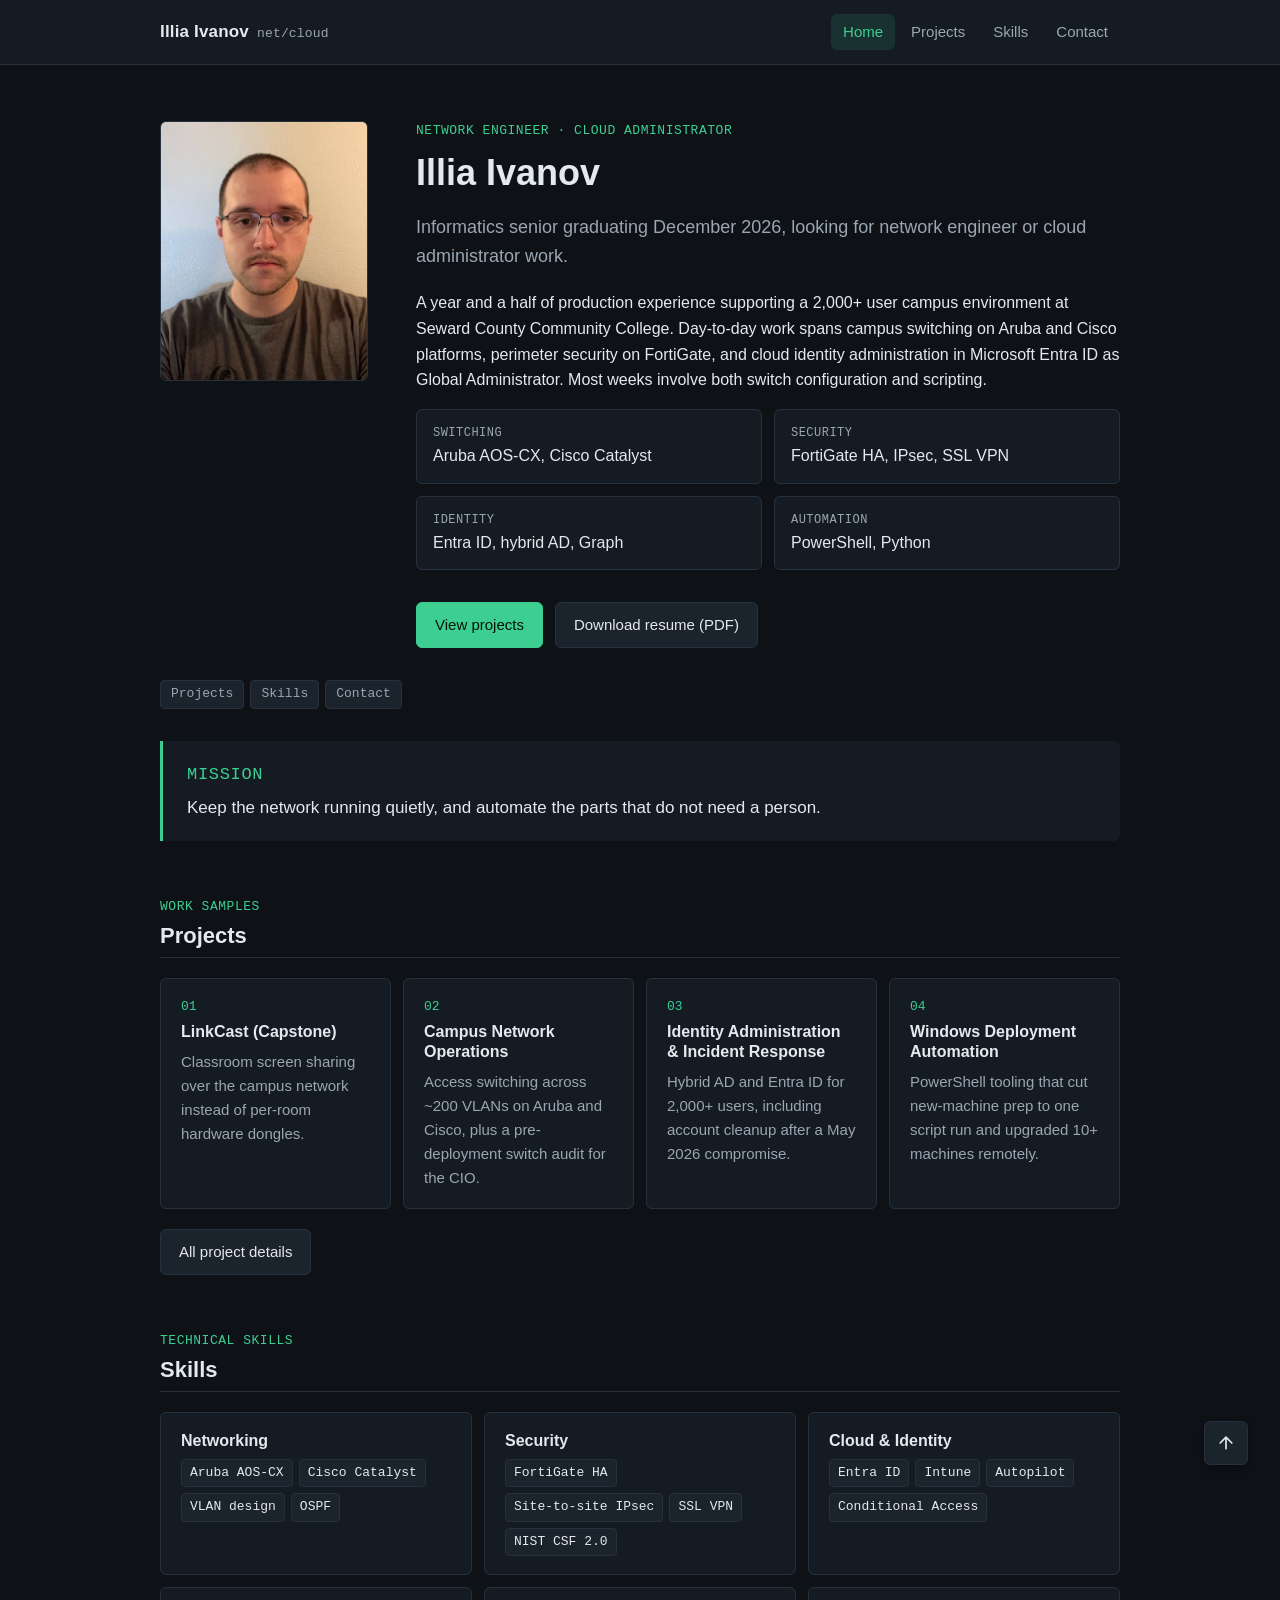
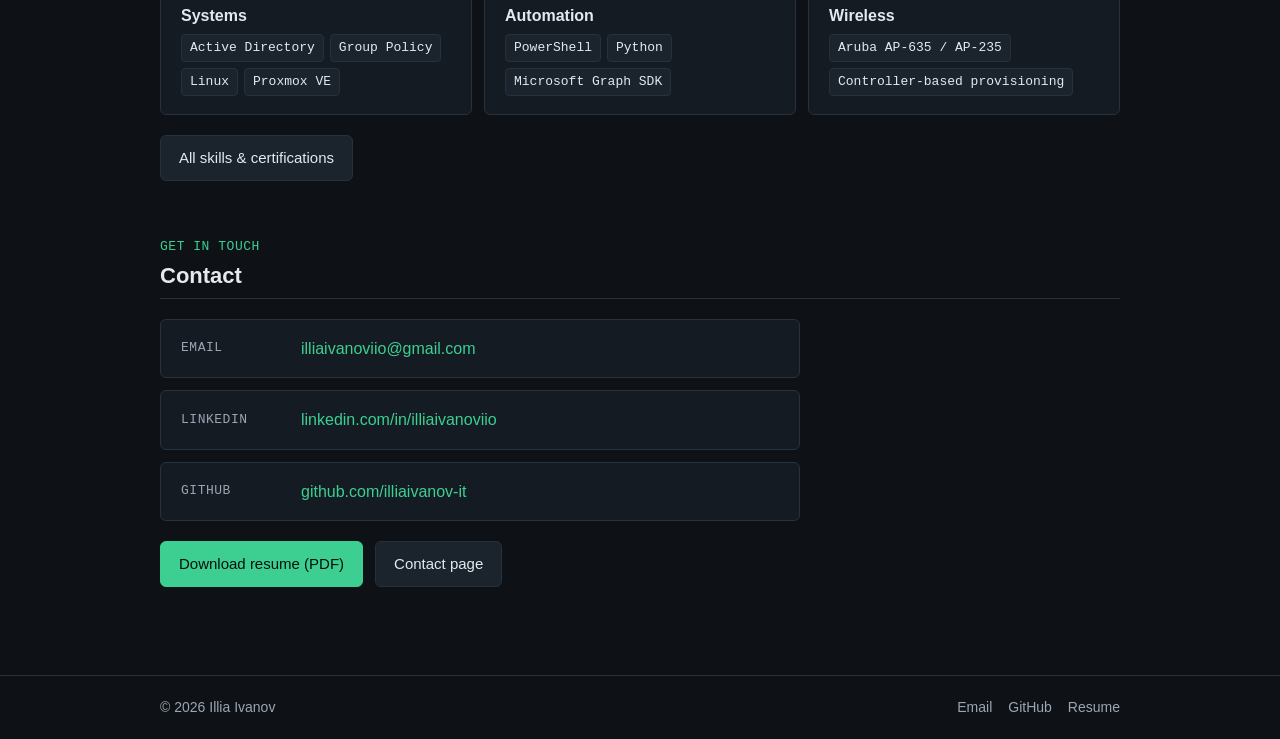
<file: index.html>
<!DOCTYPE html>
<html lang="en">

<head>
  <meta charset="utf-8">
  <meta name="viewport" content="width=device-width, initial-scale=1">
  <title>Illia Ivanov | Network &amp; Cloud Infrastructure</title>
  <meta name="description"
    content="Illia Ivanov, Informatics senior and IT professional. Campus networking on Aruba and Cisco, FortiGate security, and Microsoft Entra ID administration.">
  <link rel="icon"
    href="data:image/svg+xml,%3Csvg xmlns='http://www.w3.org/2000/svg' viewBox='0 0 32 32'%3E%3Crect width='32' height='32' rx='6' fill='%230e1217'/%3E%3Ctext x='16' y='22' font-family='monospace' font-size='16' font-weight='700' fill='%233ccf91' text-anchor='middle'%3EII%3C/text%3E%3C/svg%3E">
  <link rel="stylesheet" href="style.css">
</head>

<body>
  <a class="skip-link" href="#main">Skip to content</a>

  <header class="site-header">
    <div class="container">
      <a class="brand" href="index.html">Illia Ivanov<span>net/cloud</span></a>
      <nav class="site-nav" aria-label="Main">
        <ul>
          <li><a href="index.html" aria-current="page">Home</a></li>
          <li><a href="projects.html">Projects</a></li>
          <li><a href="skills.html">Skills</a></li>
          <li><a href="contact.html">Contact</a></li>
        </ul>
      </nav>
    </div>
  </header>

  <main id="main">
    <div class="container">
      <section class="intro" aria-labelledby="intro-heading">
        <img class="headshot" src="img/photo.jpg" alt="Headshot of Illia Ivanov" width="416" height="520">

        <div>
          <p class="eyebrow">Network Engineer &middot; Cloud Administrator</p>
          <h1 id="intro-heading">Illia Ivanov</h1>
          <p class="lead">Informatics senior graduating December 2026, looking for network engineer or cloud
            administrator work.</p>

          <p>A year and a half of production experience supporting a 2,000+ user campus environment at Seward County
            Community College. Day-to-day work
            spans campus switching on Aruba and Cisco platforms, perimeter security on FortiGate, and cloud identity
            administration in Microsoft Entra ID as Global Administrator. Most weeks involve both switch configuration
            and scripting.</p>

          <ul class="quick-facts">
            <li><strong>Switching</strong>Aruba AOS-CX, Cisco Catalyst</li>
            <li><strong>Security</strong>FortiGate HA, IPsec, SSL VPN</li>
            <li><strong>Identity</strong>Entra ID, hybrid AD, Graph</li>
            <li><strong>Automation</strong>PowerShell, Python</li>
          </ul>

          <div class="cta-row">
            <a class="btn btn-primary" href="projects.html">View projects</a>
            <a class="btn" href="resume.pdf" download>Download resume (PDF)</a>
          </div>
        </div>
      </section>

      <nav class="jump-nav" aria-label="On this page">
        <ul>
          <li><a href="#projects">Projects</a></li>
          <li><a href="#skills">Skills</a></li>
          <li><a href="#contact">Contact</a></li>
        </ul>
      </nav>

      <aside class="mission" aria-label="Mission statement">
        <p class="eyebrow">Mission</p>
        <p>Keep the network running quietly, and automate the parts that do not need a person.</p>
      </aside>

      <section class="overview" id="projects" aria-labelledby="ov-projects">
        <p class="eyebrow">Work Samples</p>
        <h2 id="ov-projects">Projects</h2>
        <ul class="preview-grid">
          <li>
            <a class="preview-card" href="projects.html#linkcast">
              <span class="project-num">01</span>
              <h3>LinkCast (Capstone)</h3>
              <p>Classroom screen sharing over the campus network instead of per-room hardware dongles.</p>
            </a>
          </li>
          <li>
            <a class="preview-card" href="projects.html#campus-network">
              <span class="project-num">02</span>
              <h3>Campus Network Operations</h3>
              <p>Access switching across ~200 VLANs on Aruba and Cisco, plus a pre-deployment switch audit for the CIO.
              </p>
            </a>
          </li>
          <li>
            <a class="preview-card" href="projects.html#identity">
              <span class="project-num">03</span>
              <h3>Identity Administration &amp; Incident Response</h3>
              <p>Hybrid AD and Entra ID for 2,000+ users, including account cleanup after a May 2026 compromise.</p>
            </a>
          </li>
          <li>
            <a class="preview-card" href="projects.html#deployment-automation">
              <span class="project-num">04</span>
              <h3>Windows Deployment Automation</h3>
              <p>PowerShell tooling that cut new-machine prep to one script run and upgraded 10+ machines remotely.</p>
            </a>
          </li>
        </ul>
        <a class="btn" href="projects.html">All project details</a>
      </section>

      <section class="overview" id="skills" aria-labelledby="ov-skills">
        <p class="eyebrow">Technical Skills</p>
        <h2 id="ov-skills">Skills</h2>
        <ul class="preview-grid preview-grid-wide">
          <li class="preview-card">
            <h3>Networking</h3>
            <ul class="tags">
              <li>Aruba AOS-CX</li>
              <li>Cisco Catalyst</li>
              <li>VLAN design</li>
              <li>OSPF</li>
            </ul>
          </li>
          <li class="preview-card">
            <h3>Security</h3>
            <ul class="tags">
              <li>FortiGate HA</li>
              <li>Site-to-site IPsec</li>
              <li>SSL VPN</li>
              <li>NIST CSF 2.0</li>
            </ul>
          </li>
          <li class="preview-card">
            <h3>Cloud &amp; Identity</h3>
            <ul class="tags">
              <li>Entra ID</li>
              <li>Intune</li>
              <li>Autopilot</li>
              <li>Conditional Access</li>
            </ul>
          </li>
          <li class="preview-card">
            <h3>Systems</h3>
            <ul class="tags">
              <li>Active Directory</li>
              <li>Group Policy</li>
              <li>Linux</li>
              <li>Proxmox VE</li>
            </ul>
          </li>
          <li class="preview-card">
            <h3>Automation</h3>
            <ul class="tags">
              <li>PowerShell</li>
              <li>Python</li>
              <li>Microsoft Graph SDK</li>
            </ul>
          </li>
          <li class="preview-card">
            <h3>Wireless</h3>
            <ul class="tags">
              <li>Aruba AP-635 / AP-235</li>
              <li>Controller-based provisioning</li>
            </ul>
          </li>
        </ul>
        <a class="btn" href="skills.html">All skills &amp; certifications</a>
      </section>

      <section class="overview" id="contact" aria-labelledby="ov-contact">
        <p class="eyebrow">Get in Touch</p>
        <h2 id="ov-contact">Contact</h2>
        <ul class="contact-list">
          <li>
            <span class="label">Email</span>
            <a href="mailto:illiaivanoviio@gmail.com">illiaivanoviio@gmail.com</a>
          </li>
          <li>
            <span class="label">LinkedIn</span>
            <a href="https://www.linkedin.com/in/illiaivanoviio" rel="noopener">linkedin.com/in/illiaivanoviio</a>
          </li>
          <li>
            <span class="label">GitHub</span>
            <a href="https://github.com/illiaivanov-it" rel="noopener">github.com/illiaivanov-it</a>
          </li>
        </ul>
        <div class="cta-row">
          <a class="btn btn-primary" href="resume.pdf" download>Download resume (PDF)</a>
          <a class="btn" href="contact.html">Contact page</a>
        </div>
      </section>
    </div>
    <div class="to-top-track">
      <a class="to-top" href="#top" aria-label="Back to top">
        <svg viewBox="0 0 24 24" width="20" height="20" aria-hidden="true" focusable="false">
          <path d="M12 19V5M5 12l7-7 7 7" fill="none" stroke="currentColor" stroke-width="2" stroke-linecap="round"
            stroke-linejoin="round" />
        </svg>
      </a>
    </div>
  </main>

  <footer class="site-footer">
    <div class="container">
      <p>&copy; 2026 Illia Ivanov</p>
      <ul>
        <li><a href="mailto:illiaivanoviio@gmail.com">Email</a></li>
        <li><a href="https://github.com/illiaivanov-it">GitHub</a></li>
        <li><a href="resume.pdf" download>Resume</a></li>
      </ul>
    </div>
  </footer>
</body>

</html>
</file>
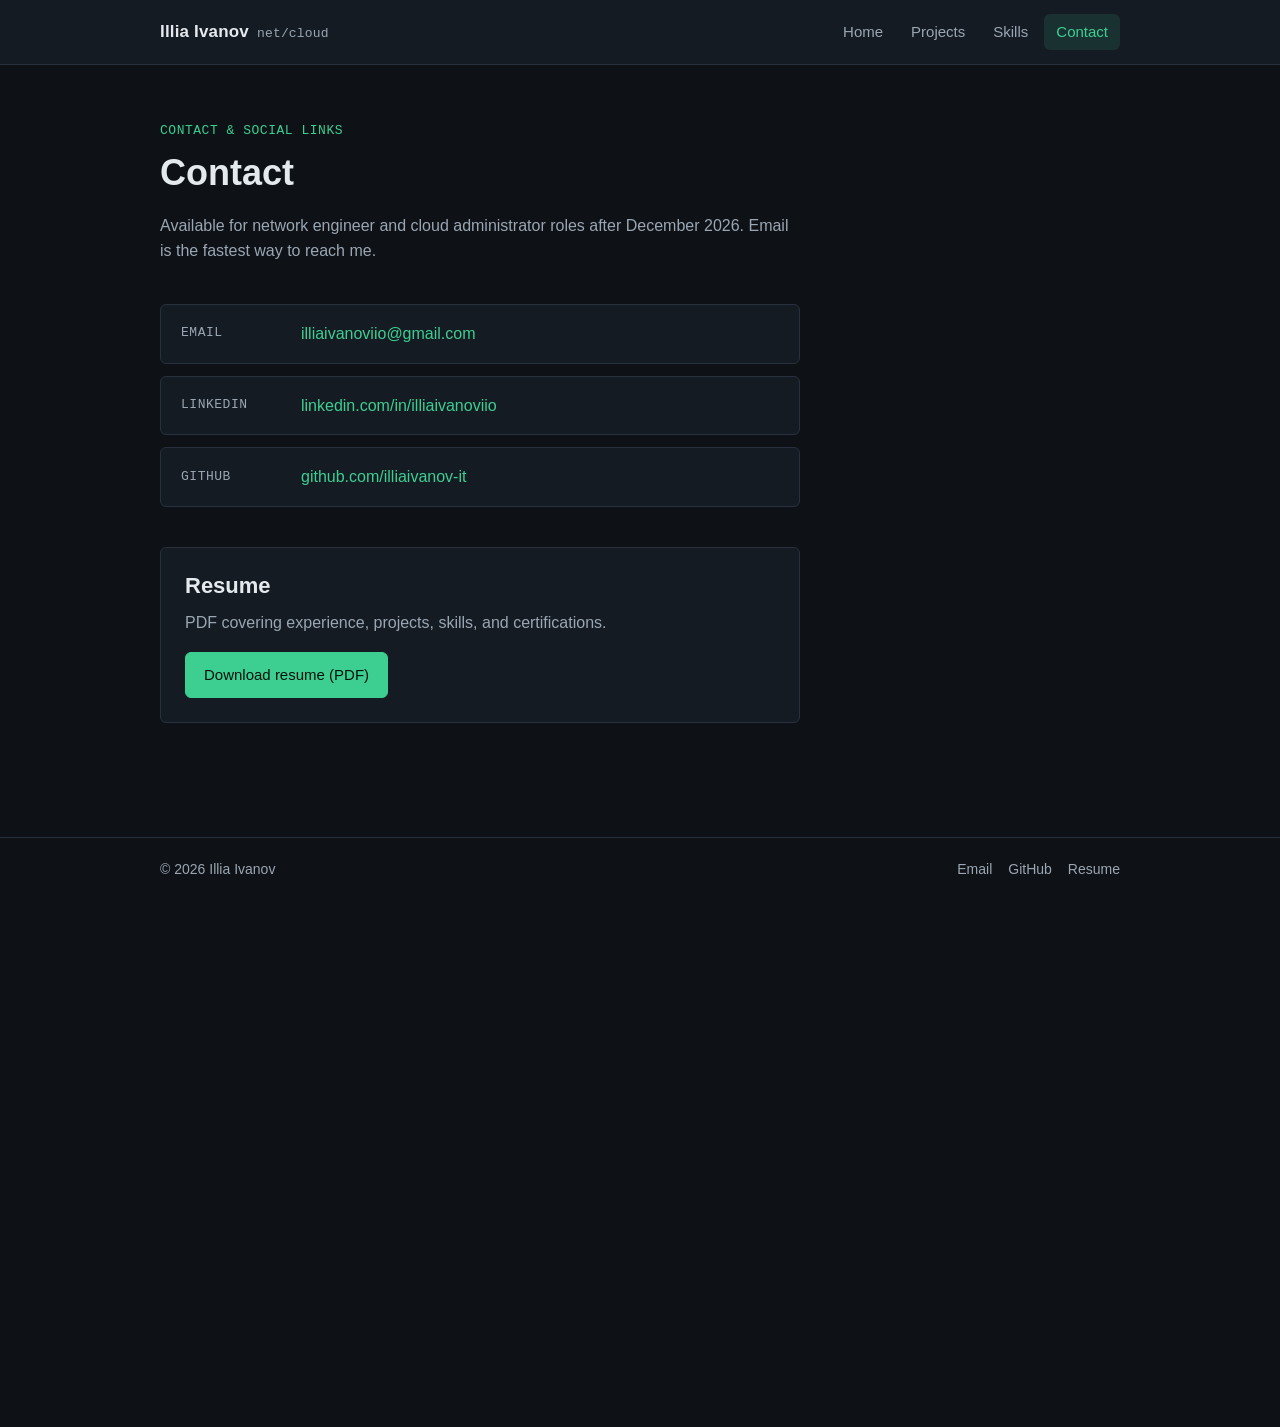
<file: contact.html>
<!DOCTYPE html>
<html lang="en">

<head>
  <meta charset="utf-8">
  <meta name="viewport" content="width=device-width, initial-scale=1">
  <title>Contact | Illia Ivanov</title>
  <meta name="description" content="Contact Illia Ivanov by email, LinkedIn, or GitHub, and download the resume.">
  <link rel="icon"
    href="data:image/svg+xml,%3Csvg xmlns='http://www.w3.org/2000/svg' viewBox='0 0 32 32'%3E%3Crect width='32' height='32' rx='6' fill='%230e1217'/%3E%3Ctext x='16' y='22' font-family='monospace' font-size='16' font-weight='700' fill='%233ccf91' text-anchor='middle'%3EII%3C/text%3E%3C/svg%3E">
  <link rel="stylesheet" href="style.css">
</head>

<body>
  <a class="skip-link" href="#main">Skip to content</a>

  <header class="site-header">
    <div class="container">
      <a class="brand" href="index.html">Illia Ivanov<span>net/cloud</span></a>
      <nav class="site-nav" aria-label="Main">
        <ul>
          <li><a href="index.html">Home</a></li>
          <li><a href="projects.html">Projects</a></li>
          <li><a href="skills.html">Skills</a></li>
          <li><a href="contact.html" aria-current="page">Contact</a></li>
        </ul>
      </nav>
    </div>
  </header>

  <main id="main">
    <div class="container">
      <header class="page-header">
        <p class="eyebrow">Contact &amp; Social Links</p>
        <h1>Contact</h1>
        <p>Available for network engineer and cloud administrator roles after December 2026. Email is the fastest way to reach me.</p>
      </header>

      <ul class="contact-list">
        <li>
          <span class="label">Email</span>
          <a href="mailto:illiaivanoviio@gmail.com">illiaivanoviio@gmail.com</a>
        </li>
        <li>
          <span class="label">LinkedIn</span>
          <a href="https://www.linkedin.com/in/illiaivanoviio" rel="noopener">linkedin.com/in/illiaivanoviio</a>
        </li>
        <li>
          <span class="label">GitHub</span>
          <a href="https://github.com/illiaivanov-it" rel="noopener">github.com/illiaivanov-it</a>
        </li>
      </ul>

      <section class="resume-box" aria-labelledby="resume-heading">
        <h2 id="resume-heading">Resume</h2>
        <p>PDF covering experience, projects, skills, and certifications.</p>
        <a class="btn btn-primary" href="resume.pdf" download>Download resume (PDF)</a>
      </section>
    </div>
    <div class="to-top-track">
      <a class="to-top" href="#top" aria-label="Back to top">
        <svg viewBox="0 0 24 24" width="20" height="20" aria-hidden="true" focusable="false"><path d="M12 19V5M5 12l7-7 7 7" fill="none" stroke="currentColor" stroke-width="2" stroke-linecap="round" stroke-linejoin="round"/></svg>
      </a>
    </div>
  </main>

  <footer class="site-footer">
    <div class="container">
      <p>&copy; 2026 Illia Ivanov</p>
      <ul>
        <li><a href="mailto:illiaivanoviio@gmail.com">Email</a></li>
        <li><a href="https://github.com/illiaivanov-it">GitHub</a></li>
        <li><a href="resume.pdf" download>Resume</a></li>
      </ul>
    </div>
  </footer>
</body>

</html>
</file>
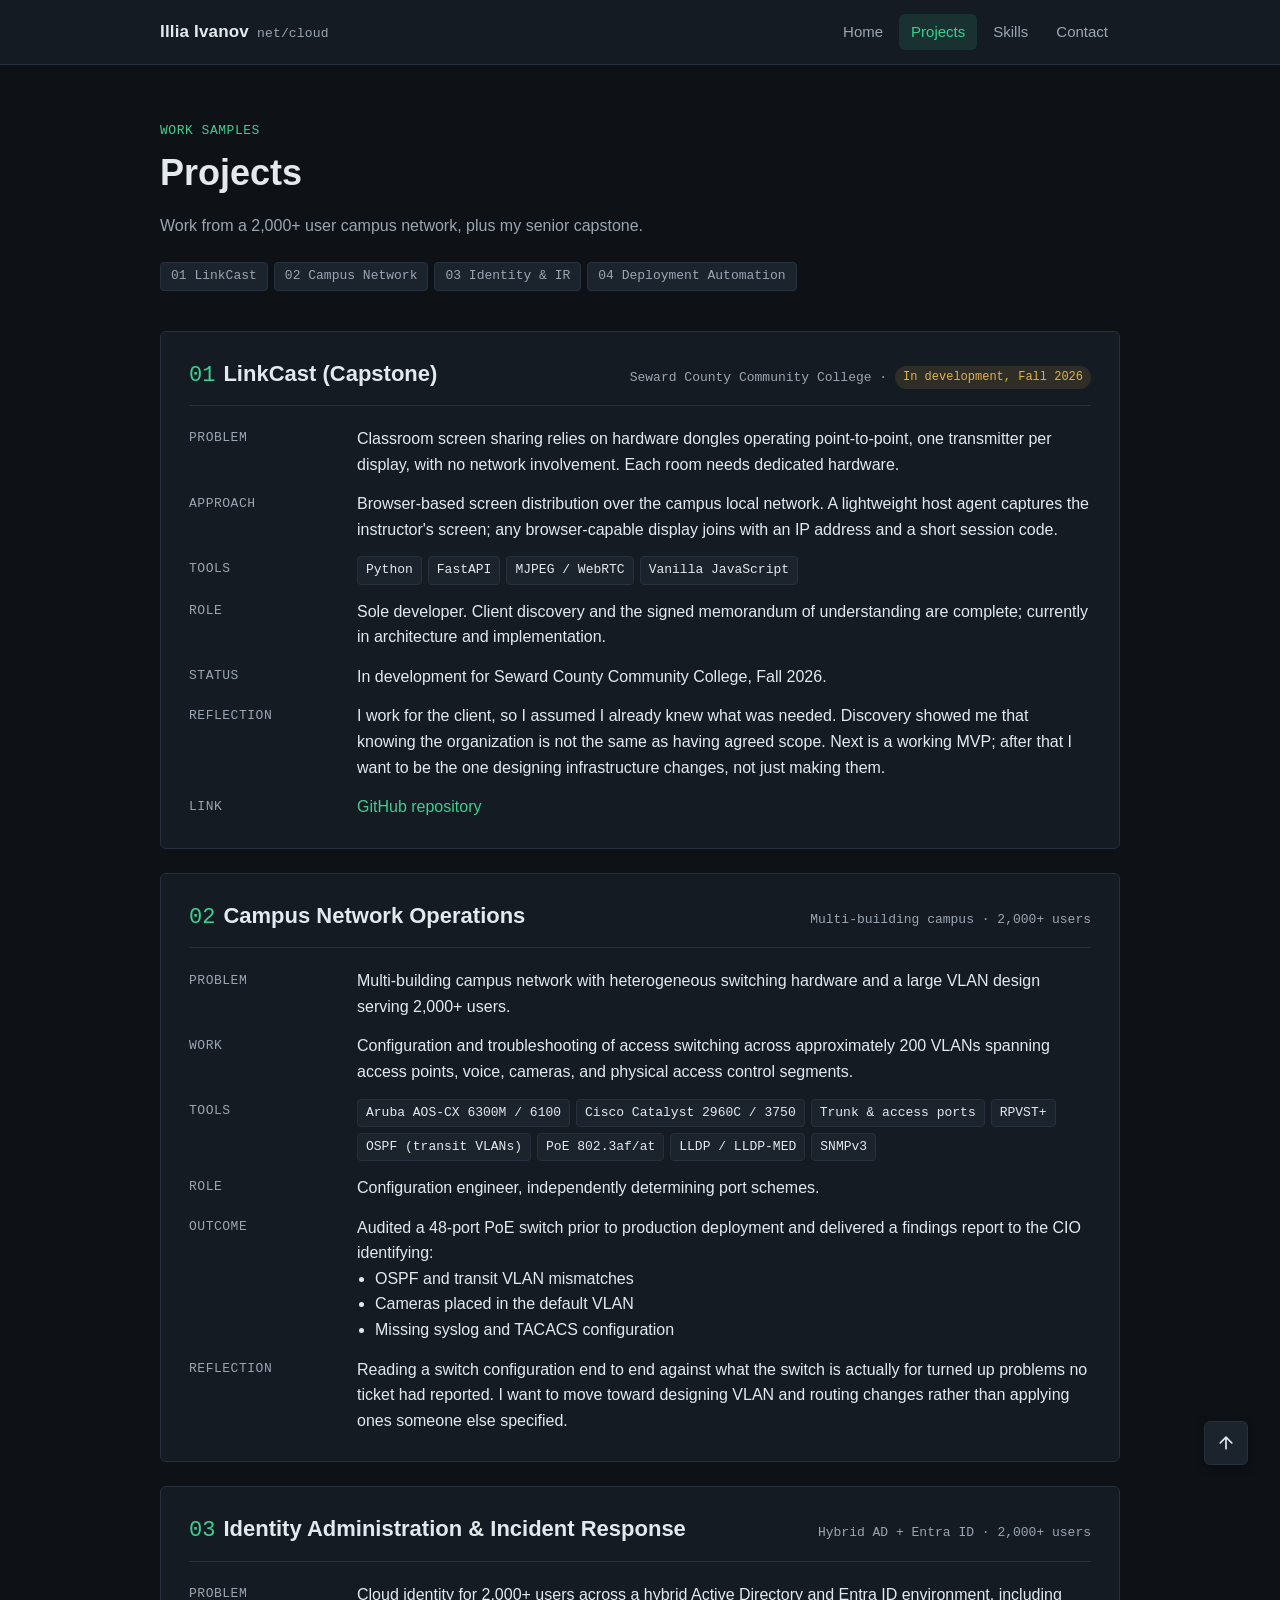
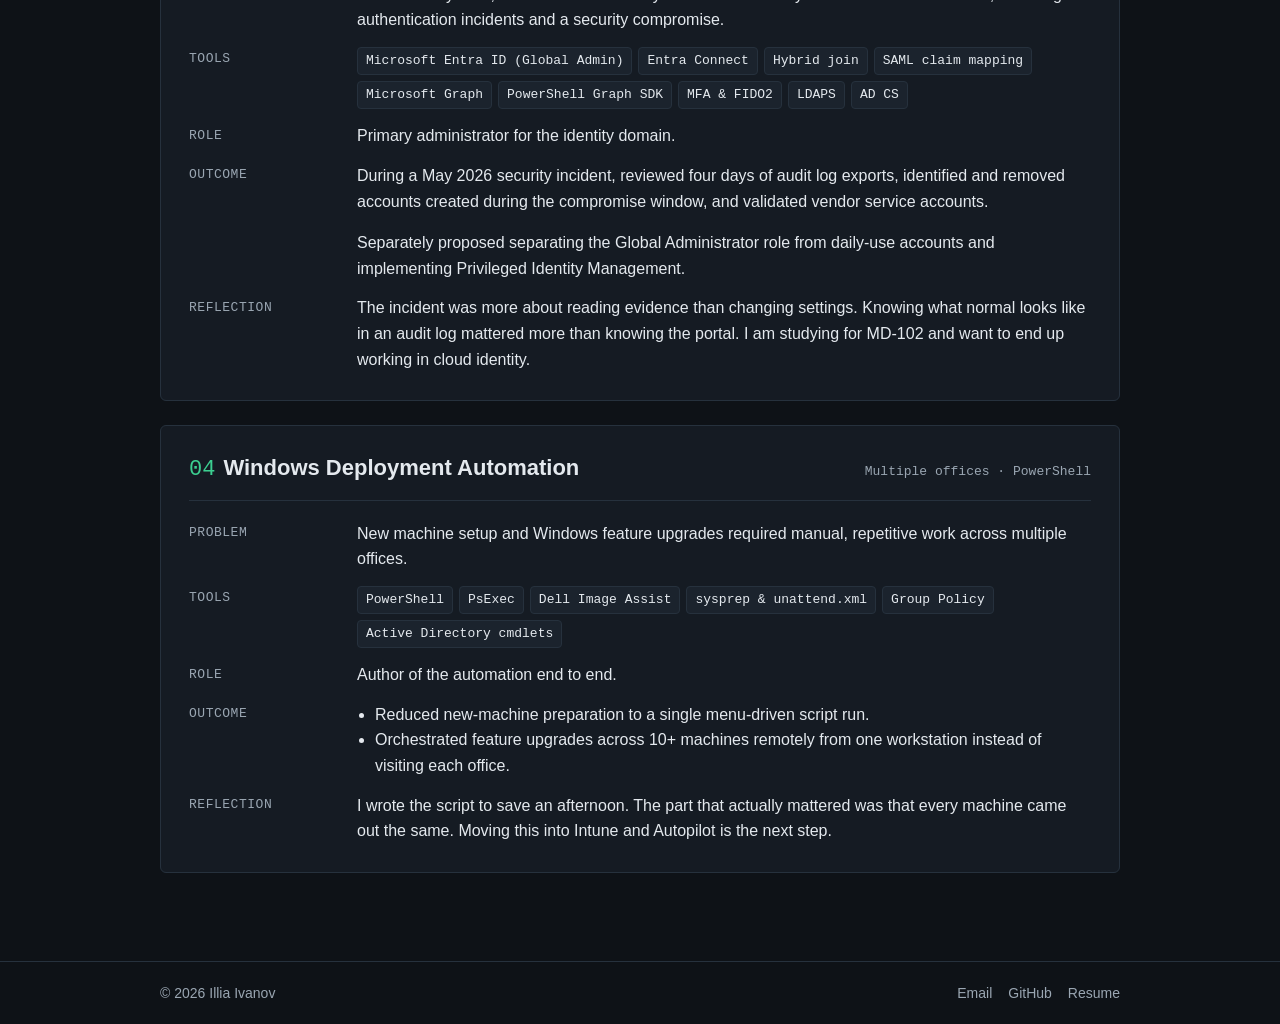
<file: projects.html>
<!DOCTYPE html>
<html lang="en">

<head>
  <meta charset="utf-8">
  <meta name="viewport" content="width=device-width, initial-scale=1">
  <title>Projects | Illia Ivanov</title>
  <meta name="description"
    content="Work samples from Illia Ivanov: campus network operations, identity administration, Windows deployment automation, and the LinkCast capstone.">
  <link rel="icon"
    href="data:image/svg+xml,%3Csvg xmlns='http://www.w3.org/2000/svg' viewBox='0 0 32 32'%3E%3Crect width='32' height='32' rx='6' fill='%230e1217'/%3E%3Ctext x='16' y='22' font-family='monospace' font-size='16' font-weight='700' fill='%233ccf91' text-anchor='middle'%3EII%3C/text%3E%3C/svg%3E">
  <link rel="stylesheet" href="style.css">
</head>

<body>
  <a class="skip-link" href="#main">Skip to content</a>

  <header class="site-header">
    <div class="container">
      <a class="brand" href="index.html">Illia Ivanov<span>net/cloud</span></a>
      <nav class="site-nav" aria-label="Main">
        <ul>
          <li><a href="index.html">Home</a></li>
          <li><a href="projects.html" aria-current="page">Projects</a></li>
          <li><a href="skills.html">Skills</a></li>
          <li><a href="contact.html">Contact</a></li>
        </ul>
      </nav>
    </div>
  </header>

  <main id="main">
    <div class="container">
      <header class="page-header">
        <p class="eyebrow">Work Samples</p>
        <h1>Projects</h1>
        <p>Work from a 2,000+ user campus network, plus my senior capstone.</p>
      </header>

      <nav class="jump-nav" aria-label="On this page">
        <ul>
          <li><a href="#linkcast">01 LinkCast</a></li>
          <li><a href="#campus-network">02 Campus Network</a></li>
          <li><a href="#identity">03 Identity &amp; IR</a></li>
          <li><a href="#deployment-automation">04 Deployment Automation</a></li>
        </ul>
      </nav>

      <div class="project-list">

        <article class="project" id="linkcast">
          <div class="project-head">
            <h2><span class="project-num">01</span>LinkCast (Capstone)</h2>
            <p class="meta">Seward County Community College &middot; <span class="badge badge-progress">In development,
                Fall 2026</span></p>
          </div>
          <dl class="project-body">
            <dt>Problem</dt>
            <dd>Classroom screen sharing relies on hardware dongles operating point-to-point, one transmitter per
              display, with no network involvement. Each room needs dedicated hardware.</dd>

            <dt>Approach</dt>
            <dd>Browser-based screen distribution over the campus local network. A lightweight host agent captures the
              instructor's screen; any browser-capable display joins with an IP address and a short session code.</dd>

            <dt>Tools</dt>
            <dd>
              <ul class="tags">
                <li>Python</li>
                <li>FastAPI</li>
                <li>MJPEG / WebRTC</li>
                <li>Vanilla JavaScript</li>
              </ul>
            </dd>

            <dt>Role</dt>
            <dd>Sole developer. Client discovery and the signed memorandum of understanding are complete; currently in
              architecture and implementation.</dd>

            <dt>Status</dt>
            <dd class="outcome">In development for Seward County Community College, Fall 2026.</dd>

            <dt>Reflection</dt>
            <dd>I work for the client, so I assumed I already knew what was needed. Discovery showed me that knowing the organization is not the same as having agreed scope. Next is a working MVP; after that I want to be the one designing infrastructure changes, not just making them.</dd>

            <dt>Link</dt>
            <dd><a href="https://github.com/illiaivanov-it/linkcast">GitHub repository</a></dd>
          </dl>
        </article>

        <article class="project" id="campus-network">
          <div class="project-head">
            <h2><span class="project-num">02</span>Campus Network Operations</h2>
            <p class="meta">Multi-building campus &middot; 2,000+ users</p>
          </div>
          <dl class="project-body">
            <dt>Problem</dt>
            <dd>Multi-building campus network with heterogeneous switching hardware and a large VLAN design serving
              2,000+ users.</dd>

            <dt>Work</dt>
            <dd>Configuration and troubleshooting of access switching across approximately 200 VLANs spanning access
              points, voice, cameras, and physical access control segments.</dd>

            <dt>Tools</dt>
            <dd>
              <ul class="tags">
                <li>Aruba AOS-CX 6300M / 6100</li>
                <li>Cisco Catalyst 2960C / 3750</li>
                <li>Trunk &amp; access ports</li>
                <li>RPVST+</li>
                <li>OSPF (transit VLANs)</li>
                <li>PoE 802.3af/at</li>
                <li>LLDP / LLDP-MED</li>
                <li>SNMPv3</li>
              </ul>
            </dd>

            <dt>Role</dt>
            <dd>Configuration engineer, independently determining port schemes.</dd>

            <dt>Outcome</dt>
            <dd class="outcome">Audited a 48-port PoE switch prior to production deployment and delivered a findings
              report to the CIO identifying:
              <ul>
                <li>OSPF and transit VLAN mismatches</li>
                <li>Cameras placed in the default VLAN</li>
                <li>Missing syslog and TACACS configuration</li>
              </ul>
            </dd>

            <dt>Reflection</dt>
            <dd>Reading a switch configuration end to end against what the switch is actually for turned up problems no ticket had reported. I want to move toward designing VLAN and routing changes rather than applying ones someone else specified.</dd>
          </dl>
        </article>

        <article class="project" id="identity">
          <div class="project-head">
            <h2><span class="project-num">03</span>Identity Administration &amp; Incident Response</h2>
            <p class="meta">Hybrid AD + Entra ID &middot; 2,000+ users</p>
          </div>
          <dl class="project-body">
            <dt>Problem</dt>
            <dd>Cloud identity for 2,000+ users across a hybrid Active Directory and Entra ID environment, including
              authentication incidents and a security compromise.</dd>

            <dt>Tools</dt>
            <dd>
              <ul class="tags">
                <li>Microsoft Entra ID (Global Admin)</li>
                <li>Entra Connect</li>
                <li>Hybrid join</li>
                <li>SAML claim mapping</li>
                <li>Microsoft Graph</li>
                <li>PowerShell Graph SDK</li>
                <li>MFA &amp; FIDO2</li>
                <li>LDAPS</li>
                <li>AD CS</li>
              </ul>
            </dd>

            <dt>Role</dt>
            <dd>Primary administrator for the identity domain.</dd>

            <dt>Outcome</dt>
            <dd class="outcome">
              <p>During a May 2026 security incident, reviewed four days of audit log exports, identified and removed
                accounts created during the compromise window, and validated vendor service accounts.</p>
              <p>Separately proposed separating the Global Administrator role from daily-use accounts and implementing
                Privileged Identity Management.</p>
            </dd>

            <dt>Reflection</dt>
            <dd>The incident was more about reading evidence than changing settings. Knowing what normal looks like in an audit log mattered more than knowing the portal. I am studying for MD-102 and want to end up working in cloud identity.</dd>
          </dl>
        </article>

        <article class="project" id="deployment-automation">
          <div class="project-head">
            <h2><span class="project-num">04</span>Windows Deployment Automation</h2>
            <p class="meta">Multiple offices &middot; PowerShell</p>
          </div>
          <dl class="project-body">
            <dt>Problem</dt>
            <dd>New machine setup and Windows feature upgrades required manual, repetitive work across multiple offices.
            </dd>

            <dt>Tools</dt>
            <dd>
              <ul class="tags">
                <li>PowerShell</li>
                <li>PsExec</li>
                <li>Dell Image Assist</li>
                <li>sysprep &amp; unattend.xml</li>
                <li>Group Policy</li>
                <li>Active Directory cmdlets</li>
              </ul>
            </dd>

            <dt>Role</dt>
            <dd>Author of the automation end to end.</dd>

            <dt>Outcome</dt>
            <dd class="outcome">
              <ul>
                <li>Reduced new-machine preparation to a single menu-driven script run.</li>
                <li>Orchestrated feature upgrades across 10+ machines remotely from one workstation instead of visiting
                  each office.</li>
              </ul>
            </dd>

            <dt>Reflection</dt>
            <dd>I wrote the script to save an afternoon. The part that actually mattered was that every machine came out the same. Moving this into Intune and Autopilot is the next step.</dd>
          </dl>
        </article>

      </div>
    </div>
    <div class="to-top-track">
      <a class="to-top" href="#top" aria-label="Back to top">
        <svg viewBox="0 0 24 24" width="20" height="20" aria-hidden="true" focusable="false"><path d="M12 19V5M5 12l7-7 7 7" fill="none" stroke="currentColor" stroke-width="2" stroke-linecap="round" stroke-linejoin="round"/></svg>
      </a>
    </div>
  </main>

  <footer class="site-footer">
    <div class="container">
      <p>&copy; 2026 Illia Ivanov</p>
      <ul>
        <li><a href="mailto:illiaivanoviio@gmail.com">Email</a></li>
        <li><a href="https://github.com/illiaivanov-it">GitHub</a></li>
        <li><a href="resume.pdf" download>Resume</a></li>
      </ul>
    </div>
  </footer>
</body>

</html>
</file>
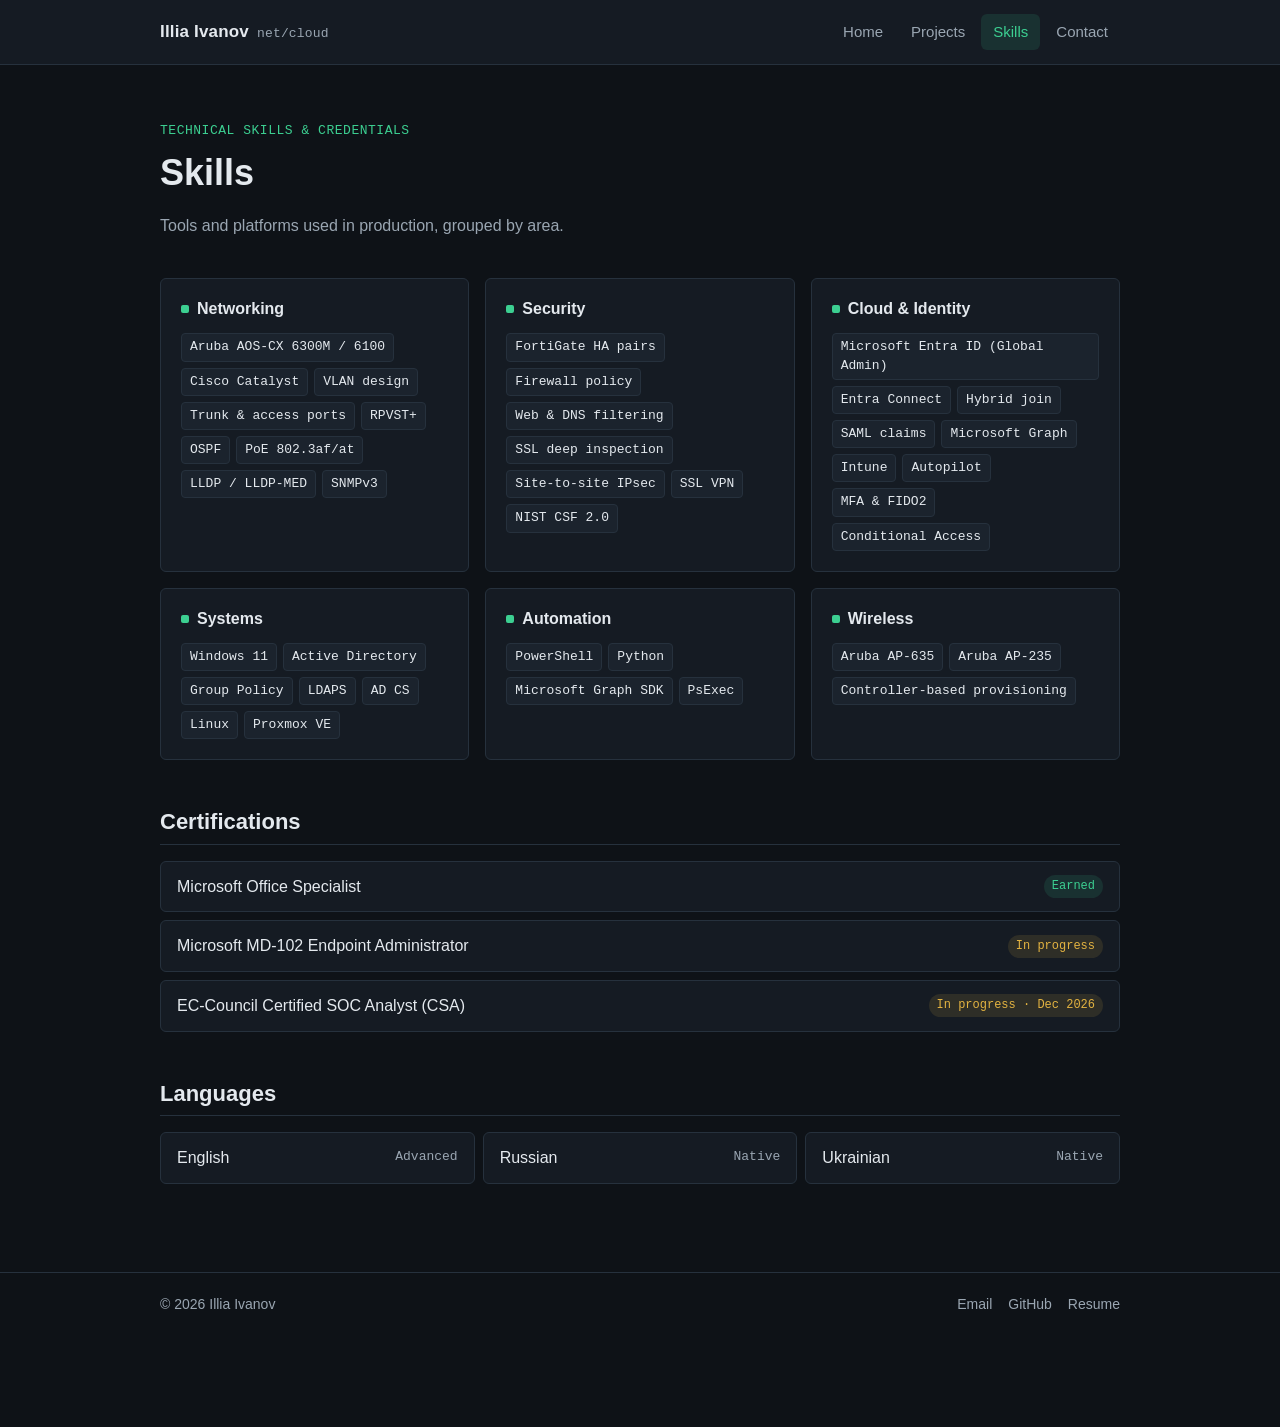
<file: skills.html>
<!DOCTYPE html>
<html lang="en">

<head>
  <meta charset="utf-8">
  <meta name="viewport" content="width=device-width, initial-scale=1">
  <title>Skills | Illia Ivanov</title>
  <meta name="description"
    content="Technical skills and credentials of Illia Ivanov: networking, security, cloud identity, systems, automation, and wireless.">
  <link rel="icon"
    href="data:image/svg+xml,%3Csvg xmlns='http://www.w3.org/2000/svg' viewBox='0 0 32 32'%3E%3Crect width='32' height='32' rx='6' fill='%230e1217'/%3E%3Ctext x='16' y='22' font-family='monospace' font-size='16' font-weight='700' fill='%233ccf91' text-anchor='middle'%3EII%3C/text%3E%3C/svg%3E">
  <link rel="stylesheet" href="style.css">
</head>

<body>
  <a class="skip-link" href="#main">Skip to content</a>

  <header class="site-header">
    <div class="container">
      <a class="brand" href="index.html">Illia Ivanov<span>net/cloud</span></a>
      <nav class="site-nav" aria-label="Main">
        <ul>
          <li><a href="index.html">Home</a></li>
          <li><a href="projects.html">Projects</a></li>
          <li><a href="skills.html" aria-current="page">Skills</a></li>
          <li><a href="contact.html">Contact</a></li>
        </ul>
      </nav>
    </div>
  </header>

  <main id="main">
    <div class="container">
      <header class="page-header">
        <p class="eyebrow">Technical Skills &amp; Credentials</p>
        <h1>Skills</h1>
        <p>Tools and platforms used in production, grouped by area.</p>
      </header>

      <div class="skill-grid">
        <section class="skill-group" id="networking" aria-labelledby="sk-net">
          <h2 id="sk-net">Networking</h2>
          <ul class="tags">
            <li>Aruba AOS-CX 6300M / 6100</li>
            <li>Cisco Catalyst</li>
            <li>VLAN design</li>
            <li>Trunk &amp; access ports</li>
            <li>RPVST+</li>
            <li>OSPF</li>
            <li>PoE 802.3af/at</li>
            <li>LLDP / LLDP-MED</li>
            <li>SNMPv3</li>
          </ul>
        </section>

        <section class="skill-group" id="security" aria-labelledby="sk-sec">
          <h2 id="sk-sec">Security</h2>
          <ul class="tags">
            <li>FortiGate HA pairs</li>
            <li>Firewall policy</li>
            <li>Web &amp; DNS filtering</li>
            <li>SSL deep inspection</li>
            <li>Site-to-site IPsec</li>
            <li>SSL VPN</li>
            <li>NIST CSF 2.0</li>
          </ul>
        </section>

        <section class="skill-group" id="cloud-identity" aria-labelledby="sk-cloud">
          <h2 id="sk-cloud">Cloud &amp; Identity</h2>
          <ul class="tags">
            <li>Microsoft Entra ID (Global Admin)</li>
            <li>Entra Connect</li>
            <li>Hybrid join</li>
            <li>SAML claims</li>
            <li>Microsoft Graph</li>
            <li>Intune</li>
            <li>Autopilot</li>
            <li>MFA &amp; FIDO2</li>
            <li>Conditional Access</li>
          </ul>
        </section>

        <section class="skill-group" id="systems" aria-labelledby="sk-sys">
          <h2 id="sk-sys">Systems</h2>
          <ul class="tags">
            <li>Windows 11</li>
            <li>Active Directory</li>
            <li>Group Policy</li>
            <li>LDAPS</li>
            <li>AD CS</li>
            <li>Linux</li>
            <li>Proxmox VE</li>
          </ul>
        </section>

        <section class="skill-group" id="automation" aria-labelledby="sk-auto">
          <h2 id="sk-auto">Automation</h2>
          <ul class="tags">
            <li>PowerShell</li>
            <li>Python</li>
            <li>Microsoft Graph SDK</li>
            <li>PsExec</li>
          </ul>
        </section>

        <section class="skill-group" id="wireless" aria-labelledby="sk-wifi">
          <h2 id="sk-wifi">Wireless</h2>
          <ul class="tags">
            <li>Aruba AP-635</li>
            <li>Aruba AP-235</li>
            <li>Controller-based provisioning</li>
          </ul>
        </section>
      </div>

      <section class="section" id="certifications" aria-labelledby="certs">
        <h2 id="certs">Certifications</h2>
        <ul class="cert-list">
          <li>Microsoft Office Specialist <span class="badge badge-done">Earned</span></li>
          <li>Microsoft MD-102 Endpoint Administrator <span class="badge badge-progress">In progress</span></li>
          <li>EC-Council Certified SOC Analyst (CSA) <span class="badge badge-progress">In progress &middot; Dec
              2026</span></li>
        </ul>
      </section>

      <section class="section" id="languages" aria-labelledby="langs">
        <h2 id="langs">Languages</h2>
        <ul class="lang-list">
          <li>English <span>Advanced</span></li>
          <li>Russian <span>Native</span></li>
          <li>Ukrainian <span>Native</span></li>
        </ul>
      </section>
    </div>
    <div class="to-top-track">
      <a class="to-top" href="#top" aria-label="Back to top">
        <svg viewBox="0 0 24 24" width="20" height="20" aria-hidden="true" focusable="false"><path d="M12 19V5M5 12l7-7 7 7" fill="none" stroke="currentColor" stroke-width="2" stroke-linecap="round" stroke-linejoin="round"/></svg>
      </a>
    </div>
  </main>

  <footer class="site-footer">
    <div class="container">
      <p>&copy; 2026 Illia Ivanov</p>
      <ul>
        <li><a href="mailto:illiaivanoviio@gmail.com">Email</a></li>
        <li><a href="https://github.com/illiaivanov-it">GitHub</a></li>
        <li><a href="resume.pdf" download>Resume</a></li>
      </ul>
    </div>
  </footer>
</body>

</html>
</file>
<file: style.css>
:root {
  --bg: #0e1217;
  --surface: #151b23;
  --surface-2: #1b232d;
  --border: #26313d;
  --text: #e4e9ee;
  --text-muted: #9aa6b2;
  --accent: #3ccf91;
  --accent-dim: rgba(60, 207, 145, 0.12);
  --warn: #e3b341;
  --warn-dim: rgba(227, 179, 65, 0.12);

  --font-sans: -apple-system, BlinkMacSystemFont, "Segoe UI", Roboto, "Helvetica Neue", Arial, sans-serif;
  --font-mono: ui-monospace, SFMono-Regular, "Cascadia Mono", Consolas, "Liberation Mono", Menlo, monospace;

  --max-width: 64rem;
  --radius: 6px;
  --gutter: clamp(1rem, 4vw, 2rem);

  color-scheme: dark;
}

*,
*::before,
*::after {
  box-sizing: border-box;
}

html {
  -webkit-text-size-adjust: 100%;
}

@media (prefers-reduced-motion: no-preference) {
  html {
    scroll-behavior: smooth;
  }
}

/* Keep in-page anchor targets clear of the sticky header. */
[id] {
  scroll-margin-top: 5rem;
}

body {
  margin: 0;
  background: var(--bg);
  color: var(--text);
  font-family: var(--font-sans);
  font-size: 1rem;
  line-height: 1.6;
  display: flex;
  flex-direction: column;
  min-height: 100vh;
}

img {
  max-width: 100%;
  display: block;
}

a {
  color: var(--accent);
  text-decoration: none;
}

a:hover,
a:focus-visible {
  text-decoration: underline;
  text-underline-offset: 3px;
}

:focus-visible {
  outline: 2px solid var(--accent);
  outline-offset: 2px;
}

h1, h2, h3 {
  line-height: 1.25;
  margin: 0 0 0.5em;
  font-weight: 600;
}

h1 { font-size: clamp(1.75rem, 4vw, 2.25rem); }
h2 { font-size: 1.375rem; }
h3 { font-size: 1.0625rem; }

p { margin: 0 0 1em; }

.container {
  width: 100%;
  max-width: var(--max-width);
  margin: 0 auto;
  padding-inline: var(--gutter);
}

.skip-link {
  position: absolute;
  left: -999px;
  top: 0.5rem;
  background: var(--accent);
  color: var(--bg);
  padding: 0.5rem 0.75rem;
  border-radius: var(--radius);
  z-index: 10;
}

.skip-link:focus {
  left: 0.5rem;
}

/* Header / navigation */

.site-header {
  border-bottom: 1px solid var(--border);
  background: var(--surface);
  position: sticky;
  top: 0;
  z-index: 5;
}

.site-header .container {
  display: flex;
  flex-wrap: wrap;
  align-items: center;
  justify-content: space-between;
  gap: 0.5rem 1.5rem;
  padding-block: 0.875rem;
}

.brand {
  color: var(--text);
  font-weight: 600;
  font-size: 1.0625rem;
  letter-spacing: 0.01em;
}

.brand:hover,
.brand:focus-visible {
  text-decoration: none;
  color: var(--accent);
}

.brand span {
  color: var(--text-muted);
  font-family: var(--font-mono);
  font-weight: 400;
  font-size: 0.8125rem;
  margin-left: 0.5rem;
}

.site-nav ul {
  list-style: none;
  margin: 0;
  padding: 0;
  display: flex;
  flex-wrap: wrap;
  gap: 0.25rem;
}

.site-nav a {
  display: block;
  padding: 0.375rem 0.75rem;
  border-radius: var(--radius);
  color: var(--text-muted);
  font-size: 0.9375rem;
}

.site-nav a:hover,
.site-nav a:focus-visible {
  color: var(--text);
  background: var(--surface-2);
  text-decoration: none;
}

.site-nav a[aria-current="page"] {
  color: var(--accent);
  background: var(--accent-dim);
}

/* Main / page header */

main {
  flex: 1;
  padding-block: clamp(2rem, 6vw, 3.5rem);
  position: relative;
}

/* Back-to-top (CSS only): a sticky button inside a track that starts 150vh
   down and ends at the bottom of <main>, so it appears after ~half a screen
   of scrolling and comes to rest in main's bottom padding. */

main:has(> .to-top-track) {
  padding-bottom: 5.5rem;
}

.to-top-track {
  position: absolute;
  top: 150vh;
  bottom: 1rem;
  right: calc(var(--gutter) - 0.375rem);
  padding: 0.375rem; /* room for the focus outline inside the clip */
  width: 3.5rem; /* button + padding (border-box) */
  overflow: clip; /* hide it on pages too short to need it, without breaking sticky */
  pointer-events: none;
  container: to-top / size;
}

/* Page too short for the track to hold the button: hide it and drop it from the tab order. */
@container to-top (height < 2.75rem) {
  .to-top {
    visibility: hidden;
  }
}

.to-top {
  position: sticky;
  top: calc(100vh - 4.25rem);
  top: calc(100svh - 4.25rem);
  display: flex;
  align-items: center;
  justify-content: center;
  width: 2.75rem;
  height: 2.75rem;
  border-radius: var(--radius);
  border: 1px solid var(--border);
  background: var(--surface-2);
  color: var(--text);
  box-shadow: 0 2px 10px rgba(0, 0, 0, 0.45);
  pointer-events: auto;
}

.to-top:hover,
.to-top:focus-visible {
  color: var(--accent);
  border-color: var(--accent);
  text-decoration: none;
}

.page-header {
  margin-bottom: 2.5rem;
}

.page-header p:not(.eyebrow) {
  color: var(--text-muted);
  max-width: 40rem;
  margin: 0;
}

/* In-page jump navigation */

.jump-nav {
  margin: 0 0 2.5rem;
}

.page-header + .jump-nav {
  margin-top: -1rem;
}

.intro + .jump-nav {
  margin: 2rem 0 0;
}

.jump-nav ul {
  list-style: none;
  margin: 0;
  padding: 0;
  display: flex;
  flex-wrap: wrap;
  gap: 0.375rem;
}

.jump-nav a {
  display: block;
  font-family: var(--font-mono);
  font-size: 0.8125rem;
  line-height: 1.4;
  padding: 0.25rem 0.625rem;
  border: 1px solid var(--border);
  border-radius: 4px;
  background: var(--surface-2);
  color: var(--text-muted);
}

.jump-nav a:hover,
.jump-nav a:focus-visible {
  color: var(--accent);
  border-color: var(--accent);
  text-decoration: none;
}

.eyebrow {
  font-family: var(--font-mono);
  font-size: 0.8125rem;
  color: var(--accent);
  letter-spacing: 0.04em;
  text-transform: uppercase;
  margin: 0 0 0.5rem;
}

/* Home */

.intro {
  display: grid;
  grid-template-columns: 13rem 1fr;
  gap: clamp(1.5rem, 5vw, 3rem);
  align-items: start;
}

.headshot {
  width: 100%;
  height: auto;
  aspect-ratio: 4 / 5;
  object-fit: cover;
  border-radius: var(--radius);
  border: 1px solid var(--border);
  background: var(--surface-2);
}

.intro .lead {
  font-size: 1.125rem;
  color: var(--text-muted);
  margin-bottom: 1.25rem;
}

.mission {
  margin: 2rem 0;
  padding: 1.25rem 1.5rem;
  border-left: 3px solid var(--accent);
  background: var(--surface);
  border-radius: 0 var(--radius) var(--radius) 0;
}

.mission p {
  margin: 0;
  font-size: 1.0625rem;
}

.mission .eyebrow {
  margin-bottom: 0.375rem;
}

.quick-facts {
  list-style: none;
  padding: 0;
  margin: 0 0 2rem;
  display: grid;
  grid-template-columns: repeat(2, 1fr);
  gap: 0.75rem;
}

.quick-facts li {
  background: var(--surface);
  border: 1px solid var(--border);
  border-radius: var(--radius);
  padding: 0.875rem 1rem;
}

.quick-facts strong {
  display: block;
  font-family: var(--font-mono);
  font-size: 0.75rem;
  font-weight: 400;
  color: var(--text-muted);
  text-transform: uppercase;
  letter-spacing: 0.04em;
}

.cta-row {
  display: flex;
  flex-wrap: wrap;
  gap: 0.75rem;
}

/* Home overview sections */

.overview {
  margin-top: 3.5rem;
}

.overview > h2 {
  padding-bottom: 0.5rem;
  border-bottom: 1px solid var(--border);
  margin-bottom: 1.25rem;
}

.overview > .eyebrow {
  margin-bottom: 0.25rem;
}

.overview .contact-list {
  margin-bottom: 1.25rem;
}

.preview-grid {
  list-style: none;
  padding: 0;
  margin: 0 0 1.25rem;
  display: grid;
  grid-template-columns: repeat(auto-fit, minmax(min(100%, 14rem), 1fr));
  gap: 0.75rem;
}

.preview-grid-wide {
  grid-template-columns: repeat(auto-fit, minmax(min(100%, 17rem), 1fr));
}

.preview-card {
  display: block;
  height: 100%;
  padding: 1.125rem 1.25rem;
  background: var(--surface);
  border: 1px solid var(--border);
  border-radius: var(--radius);
  color: var(--text);
}

.preview-card h3 {
  font-size: 1rem;
  margin-bottom: 0.5rem;
}

.preview-card p {
  color: var(--text-muted);
  font-size: 0.9375rem;
  margin: 0;
}

.preview-card .project-num {
  display: block;
  font-size: 0.8125rem;
  margin-bottom: 0.25rem;
}

a.preview-card:hover,
a.preview-card:focus-visible {
  text-decoration: none;
  border-color: var(--accent);
}

a.preview-card:hover h3,
a.preview-card:focus-visible h3 {
  color: var(--accent);
}

/* Buttons */

.btn {
  display: inline-flex;
  align-items: center;
  gap: 0.5rem;
  padding: 0.625rem 1.125rem;
  border-radius: var(--radius);
  border: 1px solid var(--border);
  background: var(--surface-2);
  color: var(--text);
  font-weight: 500;
  font-size: 0.9375rem;
}

.btn:hover,
.btn:focus-visible {
  text-decoration: none;
  border-color: var(--accent);
}

.btn-primary {
  background: var(--accent);
  border-color: var(--accent);
  color: #06120c;
}

.btn-primary:hover,
.btn-primary:focus-visible {
  background: #5bdca4;
  border-color: #5bdca4;
}

/* Projects */

.project-list {
  display: grid;
  gap: 1.5rem;
}

.project {
  background: var(--surface);
  border: 1px solid var(--border);
  border-radius: var(--radius);
  padding: clamp(1.25rem, 3vw, 1.75rem);
}

.project-head {
  display: flex;
  flex-wrap: wrap;
  align-items: baseline;
  justify-content: space-between;
  gap: 0.5rem 1rem;
  margin-bottom: 1.25rem;
  padding-bottom: 1rem;
  border-bottom: 1px solid var(--border);
}

.project-head h2 {
  margin: 0;
}

.project-head .meta {
  font-family: var(--font-mono);
  font-size: 0.8125rem;
  color: var(--text-muted);
  margin: 0;
}

.project-num {
  font-family: var(--font-mono);
  color: var(--accent);
  margin-right: 0.5rem;
  font-weight: 400;
}

.project-body {
  display: grid;
  grid-template-columns: 9rem 1fr;
  gap: 0.875rem 1.5rem;
  margin: 0;
}

.project-body dt {
  font-family: var(--font-mono);
  font-size: 0.8125rem;
  color: var(--text-muted);
  text-transform: uppercase;
  letter-spacing: 0.04em;
  padding-top: 0.15rem;
}

.project-body dd {
  margin: 0;
}

.project-body dd p:last-child,
.project-body dd ul:last-child {
  margin-bottom: 0;
}

.project-body dd ul:not(.tags) {
  margin: 0;
  padding-left: 1.125rem;
}

.project-body dd > ul:not(:first-child) {
  margin-top: 0.375rem;
}

.project-body .outcome {
  color: var(--text);
}

/* Tags / badges */

.tags {
  list-style: none;
  padding: 0;
  margin: 0;
  display: flex;
  flex-wrap: wrap;
  gap: 0.375rem;
}

.tags li {
  font-family: var(--font-mono);
  font-size: 0.8125rem;
  line-height: 1.4;
  padding: 0.25rem 0.5rem;
  border: 1px solid var(--border);
  border-radius: 4px;
  background: var(--surface-2);
  color: var(--text);
}

.badge {
  display: inline-block;
  font-family: var(--font-mono);
  font-size: 0.75rem;
  padding: 0.125rem 0.5rem;
  border-radius: 999px;
  white-space: nowrap;
  vertical-align: middle;
}

.badge-done {
  color: var(--accent);
  background: var(--accent-dim);
}

.badge-progress {
  color: var(--warn);
  background: var(--warn-dim);
}

/* Skills */

.skill-grid {
  display: grid;
  grid-template-columns: repeat(auto-fit, minmax(min(100%, 19rem), 1fr));
  gap: 1rem;
  margin-bottom: 3rem;
}

.skill-group {
  background: var(--surface);
  border: 1px solid var(--border);
  border-radius: var(--radius);
  padding: 1.25rem;
}

.skill-group h2 {
  font-size: 1rem;
  margin-bottom: 0.875rem;
  display: flex;
  align-items: center;
  gap: 0.5rem;
}

.skill-group h2::before {
  content: "";
  width: 0.5rem;
  height: 0.5rem;
  border-radius: 2px;
  background: var(--accent);
  flex: none;
}

.section {
  margin-bottom: 3rem;
}

.section:last-child {
  margin-bottom: 0;
}

.section > h2 {
  padding-bottom: 0.5rem;
  border-bottom: 1px solid var(--border);
  margin-bottom: 1rem;
}

.cert-list,
.lang-list {
  list-style: none;
  padding: 0;
  margin: 0;
  display: grid;
  gap: 0.5rem;
}

.cert-list li,
.lang-list li {
  display: flex;
  flex-wrap: wrap;
  justify-content: space-between;
  align-items: center;
  gap: 0.375rem 1rem;
  padding: 0.75rem 1rem;
  background: var(--surface);
  border: 1px solid var(--border);
  border-radius: var(--radius);
}

.lang-list {
  grid-template-columns: repeat(auto-fit, minmax(min(100%, 12rem), 1fr));
}

.lang-list span {
  font-family: var(--font-mono);
  font-size: 0.8125rem;
  color: var(--text-muted);
}

/* Contact */

.contact-list {
  list-style: none;
  padding: 0;
  margin: 0 0 2.5rem;
  display: grid;
  gap: 0.75rem;
  max-width: 40rem;
}

.contact-list li {
  display: grid;
  grid-template-columns: 6.5rem 1fr;
  gap: 1rem;
  align-items: center;
  padding: 1rem 1.25rem;
  background: var(--surface);
  border: 1px solid var(--border);
  border-radius: var(--radius);
}

.contact-list .label {
  font-family: var(--font-mono);
  font-size: 0.8125rem;
  color: var(--text-muted);
  text-transform: uppercase;
  letter-spacing: 0.04em;
}

.contact-list a {
  overflow-wrap: anywhere;
}

.resume-box {
  max-width: 40rem;
  padding: 1.5rem;
  background: var(--surface);
  border: 1px solid var(--border);
  border-radius: var(--radius);
}

.resume-box p {
  color: var(--text-muted);
}

/* Footer */

.site-footer {
  border-top: 1px solid var(--border);
  color: var(--text-muted);
  font-size: 0.875rem;
}

.site-footer .container {
  display: flex;
  flex-wrap: wrap;
  justify-content: space-between;
  gap: 0.5rem 1.5rem;
  padding-block: 1.25rem;
}

.site-footer p {
  margin: 0;
}

.site-footer ul {
  list-style: none;
  margin: 0;
  padding: 0;
  display: flex;
  flex-wrap: wrap;
  gap: 1rem;
}

.site-footer a {
  color: var(--text-muted);
}

.site-footer a:hover,
.site-footer a:focus-visible {
  color: var(--accent);
}

/* Responsive */

@media (max-width: 720px) {
  .site-header {
    position: static;
  }

  /* Hug the screen edge so the button covers card padding, not text. */
  .to-top-track {
    right: 0.125rem;
    width: 3.25rem;
  }

  .to-top {
    width: 2.5rem;
    height: 2.5rem;
    top: calc(100vh - 3.75rem);
    top: calc(100svh - 3.75rem);
  }

  .intro {
    grid-template-columns: 1fr;
  }

  .headshot {
    max-width: 11rem;
  }

  .project-body {
    grid-template-columns: 1fr;
    gap: 0.25rem;
  }

  .project-body dd {
    margin-bottom: 1rem;
  }

  .project-body dd:last-child {
    margin-bottom: 0;
  }

  .contact-list li {
    grid-template-columns: 1fr;
    gap: 0.25rem;
  }
}

@media (max-width: 420px) {
  .quick-facts {
    grid-template-columns: 1fr;
  }

  .site-nav a {
    padding: 0.375rem 0.5rem;
  }

  .cta-row .btn {
    width: 100%;
    justify-content: center;
  }
}

@media print {
  .site-header,
  .site-footer,
  .skip-link,
  .to-top-track {
    display: none;
  }
}
</file>
